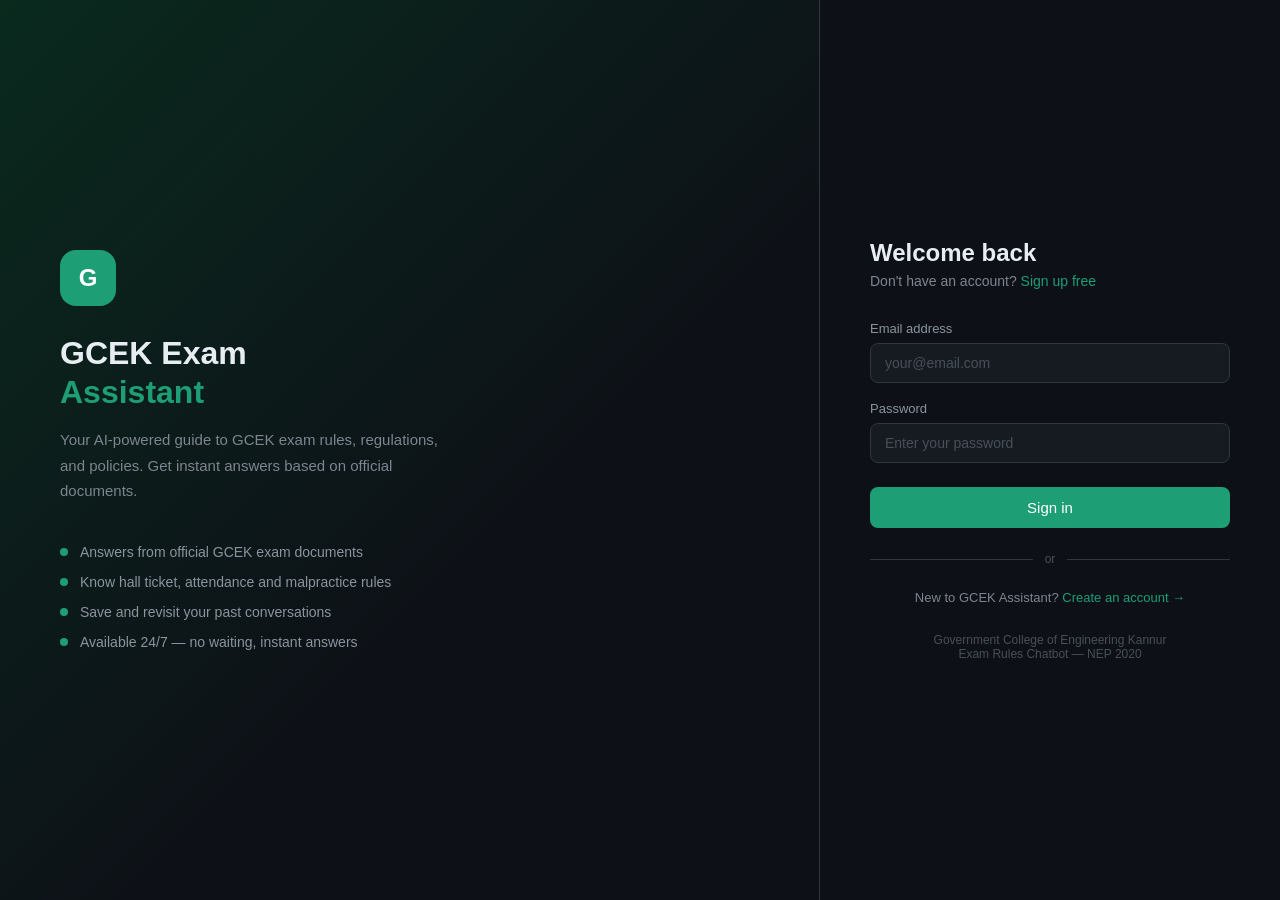
<file: Frontend/index.html>
<!DOCTYPE html>
<html lang="en">
<head>
  <meta charset="UTF-8"/>
  <meta name="viewport" content="width=device-width, initial-scale=1.0"/>
  <title>GCEK Exam Assistant</title>
  <link rel="stylesheet" href="style.css"/>
</head>
<body>

<div class="app">

  <!-- Sidebar -->
  <div class="sidebar">
    <div class="sidebar-header">
      <div class="logo">
        <div class="logo-icon">G</div>
        <div>
          <div class="logo-title">GCEK Assistant</div>
          <div class="logo-sub">Exam Rules Chatbot</div>
        </div>
      </div>
    </div>

    <button class="new-chat-btn" onclick="newChat()">+ New Chat</button>

    <div class="sidebar-section-label">Recent Chats</div>
    <div class="session-list" id="sessionList">
      <div style="font-size:12px;color:#484f58;padding:8px 10px;">No chats yet</div>
    </div>

    <div class="sidebar-section-label" style="margin-top:auto;">Suggested</div>
    <div class="suggestions-list">
      <div class="suggestion-item" onclick="askSuggestion('What is the minimum attendance required?')">Minimum attendance?</div>
      <div class="suggestion-item" onclick="askSuggestion('What are the malpractice rules?')">Malpractice rules</div>
      <div class="suggestion-item" onclick="askSuggestion('What is ESE?')">What is ESE?</div>
      <div class="suggestion-item" onclick="askSuggestion('What are the grace marks rules?')">Grace marks rules</div>
      <div class="suggestion-item" onclick="askSuggestion('What is an open elective subject?')">Open elective</div>
    </div>

    <div class="sidebar-footer">
      <div class="user-row">
        <div class="user-avatar" id="userAvatar">S</div>
        <div class="user-info">
          <div class="user-name" id="userName">Student</div>
          <div class="user-email" id="userEmail"></div>
        </div>
        <button class="logout-btn" onclick="logout()" title="Logout">↩</button>
      </div>
    </div>
  </div>

  <!-- Main chat area -->
  <div class="main">

    <!-- Top bar -->
    <div class="topbar">
      <div class="topbar-left">
        <div class="topbar-title">GCEK Exam Rules Assistant</div>
        <div class="topbar-sub">Powered by RAG + Llama 3.3 · 723 chunks indexed</div>
      </div>
      <div class="status-badge">
        <div class="status-dot"></div>
        Online
      </div>
    </div>

    <!-- Messages -->
    <div class="messages" id="messages">
      <div class="msg bot">
        <div class="avatar avatar-bot">G</div>
        <div class="bubble-wrap">
          <div class="bubble bubble-bot">
            Hello! I'm the GCEK Exam Assistant.<br><br>
            Ask me anything about exam rules, hall tickets, attendance, malpractice regulations, or grading policies — I'll find the answer from the official GCEK documents!
          </div>
        </div>
      </div>
    </div>

    <!-- Input area -->
    <div class="input-area">
      <div class="chips" id="chips">
        <div class="chip" onclick="askSuggestion('What is the minimum attendance required?')">Attendance rules</div>
        <div class="chip" onclick="askSuggestion('What are the malpractice rules?')">Malpractice</div>
        <div class="chip" onclick="askSuggestion('What is ESE?')">What is ESE?</div>
        <div class="chip" onclick="askSuggestion('What are the grace marks rules?')">Grace marks</div>
      </div>
      <div class="input-row">
        <input
          type="text"
          id="userInput"
          placeholder="Ask about exam rules, schedules, hall tickets..."
          onkeydown="if(event.key==='Enter') sendMessage()"
          autocomplete="off"
        />
        <button class="mic-btn" onclick="toggleVoice()" id="micBtn" title="Speak your question">
          <svg width="14" height="14" viewBox="0 0 24 24" fill="none" xmlns="http://www.w3.org/2000/svg">
            <path d="M12 1a3 3 0 0 0-3 3v8a3 3 0 0 0 6 0V4a3 3 0 0 0-3-3z" stroke="currentColor" stroke-width="2" stroke-linejoin="round"/>
            <path d="M19 10v2a7 7 0 0 1-14 0v-2" stroke="currentColor" stroke-width="2" stroke-linecap="round"/>
            <line x1="12" y1="19" x2="12" y2="23" stroke="currentColor" stroke-width="2" stroke-linecap="round"/>
            <line x1="8" y1="23" x2="16" y2="23" stroke="currentColor" stroke-width="2" stroke-linecap="round"/>
          </svg>
        </button>
        <button class="send-btn" onclick="sendMessage()" id="sendBtn">
          <svg width="16" height="16" viewBox="0 0 24 24" fill="none">
            <path d="M22 2L11 13M22 2L15 22L11 13M22 2L2 9L11 13" stroke="white" stroke-width="2.5" stroke-linecap="round" stroke-linejoin="round"/>
          </svg>
        </button>
      </div>
    </div>

  </div>
</div>

<script src="app.js"></script>
</body>
</html>
</file>
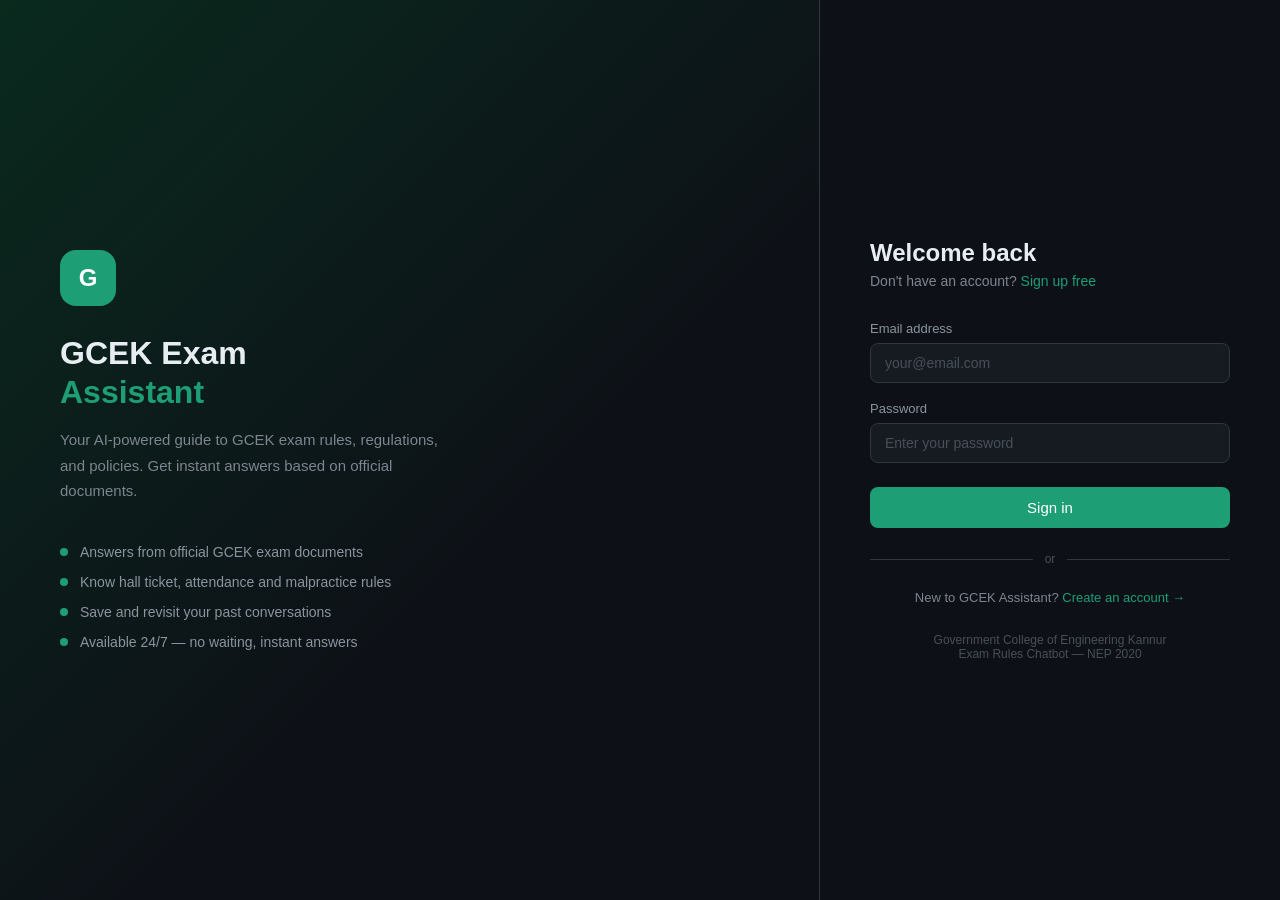
<file: Frontend/login.html>
<!DOCTYPE html>
<html lang="en">
<head>
  <meta charset="UTF-8"/>
  <meta name="viewport" content="width=device-width, initial-scale=1.0"/>
  <title>GCEK Exam Assistant — Login</title>
  <style>
    * { box-sizing: border-box; margin: 0; padding: 0; }

    body {
      font-family: -apple-system, BlinkMacSystemFont, 'Segoe UI', sans-serif;
      background: #0d1117;
      min-height: 100vh;
      display: flex;
      align-items: center;
      justify-content: center;
    }

    .page {
      display: flex;
      width: 100%;
      min-height: 100vh;
    }

    /* Left panel — branding */
    .left {
      flex: 1;
      background: linear-gradient(135deg, #0a2a1e 0%, #0d1117 60%);
      display: flex;
      flex-direction: column;
      justify-content: center;
      padding: 60px;
      border-right: 1px solid #30363d;
    }

    .brand-icon {
      width: 56px;
      height: 56px;
      background: #1D9E75;
      border-radius: 16px;
      display: flex;
      align-items: center;
      justify-content: center;
      font-size: 24px;
      font-weight: 700;
      color: white;
      margin-bottom: 28px;
    }

    .brand-title {
      font-size: 32px;
      font-weight: 600;
      color: #e6edf3;
      line-height: 1.2;
      margin-bottom: 16px;
    }

    .brand-title span { color: #1D9E75; }

    .brand-desc {
      font-size: 15px;
      color: #7d8590;
      line-height: 1.7;
      max-width: 380px;
      margin-bottom: 40px;
    }

    .features { display: flex; flex-direction: column; gap: 14px; }

    .feature {
      display: flex;
      align-items: center;
      gap: 12px;
      color: #8b949e;
      font-size: 14px;
    }

    .feature-dot {
      width: 8px;
      height: 8px;
      border-radius: 50%;
      background: #1D9E75;
      flex-shrink: 0;
    }

    /* Right panel — form */
    .right {
      width: 460px;
      display: flex;
      flex-direction: column;
      justify-content: center;
      padding: 60px 50px;
      background: #0d1117;
    }

    .form-title {
      font-size: 24px;
      font-weight: 600;
      color: #e6edf3;
      margin-bottom: 6px;
    }

    .form-sub {
      font-size: 14px;
      color: #7d8590;
      margin-bottom: 32px;
    }

    .form-sub a {
      color: #1D9E75;
      text-decoration: none;
    }

    .form-sub a:hover { text-decoration: underline; }

    .field { margin-bottom: 18px; }

    .field label {
      display: block;
      font-size: 13px;
      font-weight: 500;
      color: #8b949e;
      margin-bottom: 7px;
    }

    .field input {
      width: 100%;
      padding: 11px 14px;
      background: #161b22;
      border: 1px solid #30363d;
      border-radius: 8px;
      color: #e6edf3;
      font-size: 14px;
      font-family: inherit;
      outline: none;
      transition: border-color .2s;
    }

    .field input:focus { border-color: #1D9E75; }
    .field input::placeholder { color: #484f58; }

    .submit-btn {
      width: 100%;
      padding: 12px;
      background: #1D9E75;
      color: white;
      border: none;
      border-radius: 8px;
      font-size: 15px;
      font-weight: 500;
      cursor: pointer;
      transition: background .2s, transform .1s;
      margin-top: 6px;
      font-family: inherit;
    }

    .submit-btn:hover { background: #0F6E56; }
    .submit-btn:active { transform: scale(0.98); }
    .submit-btn:disabled { background: #30363d; cursor: not-allowed; }

    .error-box {
      background: rgba(226,75,74,0.1);
      border: 1px solid rgba(226,75,74,0.3);
      border-radius: 8px;
      padding: 10px 14px;
      color: #f85149;
      font-size: 13px;
      margin-bottom: 16px;
      display: none;
    }

    .divider {
      display: flex;
      align-items: center;
      gap: 12px;
      margin: 24px 0;
      color: #484f58;
      font-size: 12px;
    }

    .divider::before, .divider::after {
      content: '';
      flex: 1;
      height: 1px;
      background: #30363d;
    }

    .footer-note {
      font-size: 12px;
      color: #484f58;
      text-align: center;
      margin-top: 28px;
    }

    @media (max-width: 768px) {
      .left { display: none; }
      .right { width: 100%; padding: 40px 24px; }
    }
  </style>
</head>
<body>
<div class="page">

  <!-- Left branding panel -->
  <div class="left">
    <div class="brand-icon">G</div>
    <div class="brand-title">GCEK Exam<br><span>Assistant</span></div>
    <div class="brand-desc">
      Your AI-powered guide to GCEK exam rules, regulations, and policies. Get instant answers based on official documents.
    </div>
    <div class="features">
      <div class="feature"><div class="feature-dot"></div>Answers from official GCEK exam documents</div>
      <div class="feature"><div class="feature-dot"></div>Know hall ticket, attendance and malpractice rules</div>
      <div class="feature"><div class="feature-dot"></div>Save and revisit your past conversations</div>
      <div class="feature"><div class="feature-dot"></div>Available 24/7 — no waiting, instant answers</div>
    </div>
  </div>

  <!-- Right form panel -->
  <div class="right">
    <div class="form-title">Welcome back</div>
    <div class="form-sub">
      Don't have an account? <a href="signup.html">Sign up free</a>
    </div>

    <div class="error-box" id="errorBox"></div>

    <div class="field">
      <label>Email address</label>
      <input type="email" id="email" placeholder="your@email.com" />
    </div>

    <div class="field">
      <label>Password</label>
      <input type="password" id="password" placeholder="Enter your password"
             onkeydown="if(event.key==='Enter') login()" />
    </div>

    <button class="submit-btn" id="loginBtn" onclick="login()">Sign in</button>

    <div class="divider">or</div>

    <div style="text-align:center; font-size:13px; color:#7d8590;">
      New to GCEK Assistant? <a href="signup.html" style="color:#1D9E75;text-decoration:none;">Create an account →</a>
    </div>

    <div class="footer-note">
      Government College of Engineering Kannur<br>
      Exam Rules Chatbot — NEP 2020
    </div>
  </div>

</div>

<script>
const API = "http://localhost:8000";

async function login() {
  const email    = document.getElementById("email").value.trim();
  const password = document.getElementById("password").value;
  const btn      = document.getElementById("loginBtn");
  const errorBox = document.getElementById("errorBox");

  errorBox.style.display = "none";

  if (!email || !password) {
    showError("Please enter your email and password.");
    return;
  }

  btn.disabled = true;
  btn.textContent = "Signing in...";

  try {
    const res = await fetch(`${API}/login`, {
      method: "POST",
      headers: { "Content-Type": "application/json" },
      body: JSON.stringify({ email, password })
    });

    const data = await res.json();

    if (!res.ok) {
      showError(data.detail || "Login failed. Please try again.");
      return;
    }

    // Save token and user info
    localStorage.setItem("token", data.token);
    localStorage.setItem("name",  data.name);
    localStorage.setItem("email", data.email);

    // Redirect to chat
    window.location.href = "index.html";

  } catch (err) {
    showError("Cannot connect to server. Make sure the API is running.");
  } finally {
    btn.disabled = false;
    btn.textContent = "Sign in";
  }
}

function showError(msg) {
  const box = document.getElementById("errorBox");
  box.textContent = msg;
  box.style.display = "block";
}

// If already logged in, skip to chat
if (localStorage.getItem("token")) {
  window.location.href = "index.html";
}
</script>
</body>
</html>
</file>
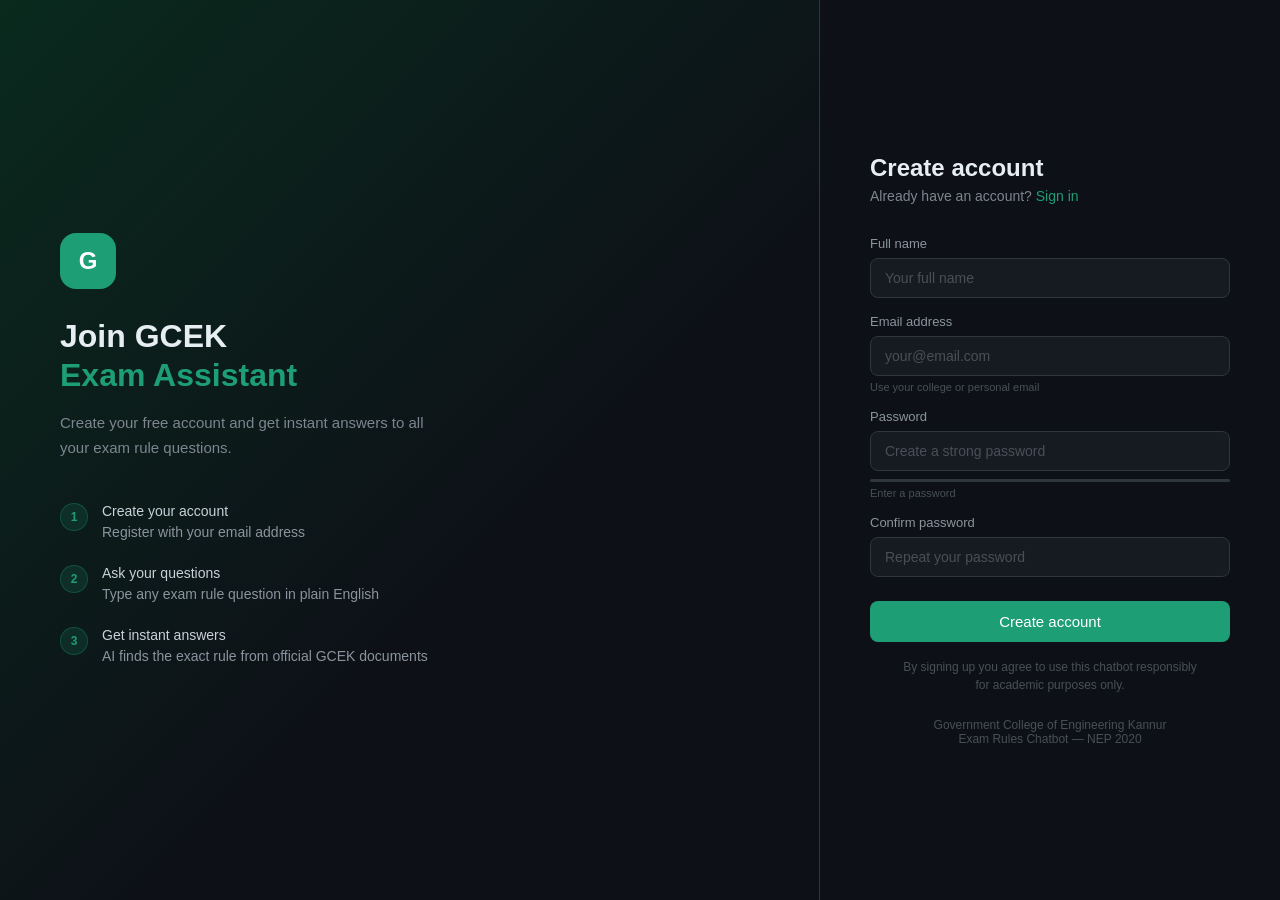
<file: Frontend/signup.html>
<!DOCTYPE html>
<html lang="en">
<head>
  <meta charset="UTF-8"/>
  <meta name="viewport" content="width=device-width, initial-scale=1.0"/>
  <title>GCEK Exam Assistant — Sign Up</title>
  <style>
    * { box-sizing: border-box; margin: 0; padding: 0; }

    body {
      font-family: -apple-system, BlinkMacSystemFont, 'Segoe UI', sans-serif;
      background: #0d1117;
      min-height: 100vh;
      display: flex;
      align-items: center;
      justify-content: center;
    }

    .page {
      display: flex;
      width: 100%;
      min-height: 100vh;
    }

    .left {
      flex: 1;
      background: linear-gradient(135deg, #0a2a1e 0%, #0d1117 60%);
      display: flex;
      flex-direction: column;
      justify-content: center;
      padding: 60px;
      border-right: 1px solid #30363d;
    }

    .brand-icon {
      width: 56px;
      height: 56px;
      background: #1D9E75;
      border-radius: 16px;
      display: flex;
      align-items: center;
      justify-content: center;
      font-size: 24px;
      font-weight: 700;
      color: white;
      margin-bottom: 28px;
    }

    .brand-title {
      font-size: 32px;
      font-weight: 600;
      color: #e6edf3;
      line-height: 1.2;
      margin-bottom: 16px;
    }

    .brand-title span { color: #1D9E75; }

    .brand-desc {
      font-size: 15px;
      color: #7d8590;
      line-height: 1.7;
      max-width: 380px;
      margin-bottom: 40px;
    }

    .steps { display: flex; flex-direction: column; gap: 20px; }

    .step {
      display: flex;
      align-items: flex-start;
      gap: 14px;
    }

    .step-num {
      width: 28px;
      height: 28px;
      border-radius: 50%;
      background: rgba(29,158,117,0.15);
      border: 1px solid rgba(29,158,117,0.3);
      color: #1D9E75;
      font-size: 12px;
      font-weight: 600;
      display: flex;
      align-items: center;
      justify-content: center;
      flex-shrink: 0;
      margin-top: 2px;
    }

    .step-text { font-size: 14px; color: #8b949e; line-height: 1.5; }
    .step-text strong { color: #c9d1d9; font-weight: 500; }

    .right {
      width: 460px;
      display: flex;
      flex-direction: column;
      justify-content: center;
      padding: 60px 50px;
      background: #0d1117;
    }

    .form-title {
      font-size: 24px;
      font-weight: 600;
      color: #e6edf3;
      margin-bottom: 6px;
    }

    .form-sub {
      font-size: 14px;
      color: #7d8590;
      margin-bottom: 32px;
    }

    .form-sub a { color: #1D9E75; text-decoration: none; }
    .form-sub a:hover { text-decoration: underline; }

    .field { margin-bottom: 16px; }

    .field label {
      display: block;
      font-size: 13px;
      font-weight: 500;
      color: #8b949e;
      margin-bottom: 7px;
    }

    .field input {
      width: 100%;
      padding: 11px 14px;
      background: #161b22;
      border: 1px solid #30363d;
      border-radius: 8px;
      color: #e6edf3;
      font-size: 14px;
      font-family: inherit;
      outline: none;
      transition: border-color .2s;
    }

    .field input:focus { border-color: #1D9E75; }
    .field input::placeholder { color: #484f58; }

    .field .hint {
      font-size: 11px;
      color: #484f58;
      margin-top: 5px;
    }

    .strength-bar {
      height: 3px;
      border-radius: 2px;
      background: #30363d;
      margin-top: 8px;
      overflow: hidden;
    }

    .strength-fill {
      height: 100%;
      border-radius: 2px;
      width: 0%;
      transition: width .3s, background .3s;
    }

    .submit-btn {
      width: 100%;
      padding: 12px;
      background: #1D9E75;
      color: white;
      border: none;
      border-radius: 8px;
      font-size: 15px;
      font-weight: 500;
      cursor: pointer;
      transition: background .2s, transform .1s;
      margin-top: 8px;
      font-family: inherit;
    }

    .submit-btn:hover { background: #0F6E56; }
    .submit-btn:active { transform: scale(0.98); }
    .submit-btn:disabled { background: #30363d; cursor: not-allowed; }

    .error-box {
      background: rgba(226,75,74,0.1);
      border: 1px solid rgba(226,75,74,0.3);
      border-radius: 8px;
      padding: 10px 14px;
      color: #f85149;
      font-size: 13px;
      margin-bottom: 16px;
      display: none;
    }

    .success-box {
      background: rgba(29,158,117,0.1);
      border: 1px solid rgba(29,158,117,0.3);
      border-radius: 8px;
      padding: 10px 14px;
      color: #1D9E75;
      font-size: 13px;
      margin-bottom: 16px;
      display: none;
    }

    .terms {
      font-size: 12px;
      color: #484f58;
      text-align: center;
      margin-top: 16px;
      line-height: 1.5;
    }

    .footer-note {
      font-size: 12px;
      color: #484f58;
      text-align: center;
      margin-top: 24px;
    }

    @media (max-width: 768px) {
      .left { display: none; }
      .right { width: 100%; padding: 40px 24px; }
    }
  </style>
</head>
<body>
<div class="page">

  <!-- Left branding panel -->
  <div class="left">
    <div class="brand-icon">G</div>
    <div class="brand-title">Join GCEK<br><span>Exam Assistant</span></div>
    <div class="brand-desc">
      Create your free account and get instant answers to all your exam rule questions.
    </div>
    <div class="steps">
      <div class="step">
        <div class="step-num">1</div>
        <div class="step-text"><strong>Create your account</strong><br>Register with your email address</div>
      </div>
      <div class="step">
        <div class="step-num">2</div>
        <div class="step-text"><strong>Ask your questions</strong><br>Type any exam rule question in plain English</div>
      </div>
      <div class="step">
        <div class="step-num">3</div>
        <div class="step-text"><strong>Get instant answers</strong><br>AI finds the exact rule from official GCEK documents</div>
      </div>
    </div>
  </div>

  <!-- Right form panel -->
  <div class="right">
    <div class="form-title">Create account</div>
    <div class="form-sub">
      Already have an account? <a href="login.html">Sign in</a>
    </div>

    <div class="error-box"   id="errorBox"></div>
    <div class="success-box" id="successBox"></div>

    <div class="field">
      <label>Full name</label>
      <input type="text" id="name" placeholder="Your full name" />
    </div>

    <div class="field">
      <label>Email address</label>
      <input type="email" id="email" placeholder="your@email.com" />
      <div class="hint">Use your college or personal email</div>
    </div>

    <div class="field">
      <label>Password</label>
      <input type="password" id="password" placeholder="Create a strong password"
             oninput="checkStrength(this.value)" />
      <div class="strength-bar">
        <div class="strength-fill" id="strengthFill"></div>
      </div>
      <div class="hint" id="strengthLabel">Enter a password</div>
    </div>

    <div class="field">
      <label>Confirm password</label>
      <input type="password" id="confirm" placeholder="Repeat your password"
             onkeydown="if(event.key==='Enter') signup()" />
    </div>

    <button class="submit-btn" id="signupBtn" onclick="signup()">Create account</button>

    <div class="terms">
      By signing up you agree to use this chatbot responsibly<br>for academic purposes only.
    </div>

    <div class="footer-note">
      Government College of Engineering Kannur<br>
      Exam Rules Chatbot — NEP 2020
    </div>
  </div>

</div>

<script>
const API = "http://localhost:8000";

function checkStrength(pw) {
  const fill  = document.getElementById("strengthFill");
  const label = document.getElementById("strengthLabel");
  let score = 0;
  if (pw.length >= 6)  score++;
  if (pw.length >= 10) score++;
  if (/[A-Z]/.test(pw)) score++;
  if (/[0-9]/.test(pw)) score++;
  if (/[^A-Za-z0-9]/.test(pw)) score++;

  const levels = [
    { pct: "0%",   color: "#30363d", text: "Enter a password" },
    { pct: "25%",  color: "#f85149", text: "Weak" },
    { pct: "50%",  color: "#e3b341", text: "Fair" },
    { pct: "75%",  color: "#1D9E75", text: "Good" },
    { pct: "100%", color: "#1D9E75", text: "Strong" },
  ];
  const lvl = levels[Math.min(score, 4)];
  fill.style.width      = lvl.pct;
  fill.style.background = lvl.color;
  label.textContent     = lvl.text;
}

async function signup() {
  const name     = document.getElementById("name").value.trim();
  const email    = document.getElementById("email").value.trim();
  const password = document.getElementById("password").value;
  const confirm  = document.getElementById("confirm").value;
  const btn      = document.getElementById("signupBtn");

  document.getElementById("errorBox").style.display   = "none";
  document.getElementById("successBox").style.display = "none";

  if (!name || !email || !password || !confirm) {
    showError("Please fill in all fields.");
    return;
  }
  if (password !== confirm) {
    showError("Passwords do not match.");
    return;
  }
  if (password.length < 6) {
    showError("Password must be at least 6 characters.");
    return;
  }

  btn.disabled = true;
  btn.textContent = "Creating account...";

  try {
    const res = await fetch(`${API}/signup`, {
      method: "POST",
      headers: { "Content-Type": "application/json" },
      body: JSON.stringify({ name, email, password })
    });

    const data = await res.json();

    if (!res.ok) {
      showError(data.detail || "Signup failed. Please try again.");
      return;
    }

    // Save token and redirect
    localStorage.setItem("token", data.token);
    localStorage.setItem("name",  data.name);
    localStorage.setItem("email", data.email);

    document.getElementById("successBox").textContent = "Account created! Redirecting...";
    document.getElementById("successBox").style.display = "block";

    setTimeout(() => window.location.href = "index.html", 1000);

  } catch (err) {
    showError("Cannot connect to server. Make sure the API is running.");
  } finally {
    btn.disabled = false;
    btn.textContent = "Create account";
  }
}

function showError(msg) {
  const box = document.getElementById("errorBox");
  box.textContent = msg;
  box.style.display = "block";
}

if (localStorage.getItem("token")) {
  window.location.href = "index.html";
}
</script>
</body>
</html>
</file>
<file: Frontend/style.css>
* { box-sizing: border-box; margin: 0; padding: 0; }

body {
  font-family: -apple-system, BlinkMacSystemFont, 'Segoe UI', sans-serif;
  background: #0d1117;
  height: 100vh;
  overflow: hidden;
}

.app {
  display: flex;
  height: 100vh;
}

/* ── Sidebar ─────────────────────────────────────────────────────────────── */
.sidebar {
  width: 240px;
  background: #161b22;
  border-right: 1px solid #30363d;
  display: flex;
  flex-direction: column;
  flex-shrink: 0;
}

.sidebar-header {
  padding: 16px;
  border-bottom: 1px solid #30363d;
}

.logo { display: flex; align-items: center; gap: 10px; }

.logo-icon {
  width: 34px; height: 34px;
  border-radius: 10px;
  background: #1D9E75;
  color: white;
  font-size: 15px; font-weight: 700;
  display: flex; align-items: center; justify-content: center;
  flex-shrink: 0;
}

.logo-title { color: #e6edf3; font-size: 13px; font-weight: 600; }
.logo-sub   { color: #7d8590; font-size: 10px; margin-top: 1px; }

.new-chat-btn {
  margin: 10px;
  padding: 8px 14px;
  background: #1D9E75;
  color: white; border: none;
  border-radius: 8px;
  font-size: 12px; font-weight: 500;
  cursor: pointer;
  transition: background .2s;
  width: calc(100% - 20px);
  font-family: inherit;
}
.new-chat-btn:hover { background: #0F6E56; }

.sidebar-section-label {
  padding: 8px 14px 5px;
  font-size: 10px; font-weight: 600;
  color: #484f58;
  text-transform: uppercase;
  letter-spacing: .07em;
}

.session-list {
  overflow-y: auto;
  max-height: 180px;
  padding: 4px 8px;
}
.session-list::-webkit-scrollbar { width: 3px; }
.session-list::-webkit-scrollbar-thumb { background: #30363d; border-radius: 2px; }

.session-item {
  display: flex; align-items: center; justify-content: space-between;
  padding: 7px 10px;
  border-radius: 6px; cursor: pointer;
  margin-bottom: 2px;
  border-left: 2px solid transparent;
  transition: all .15s;
}
.session-item:hover { background: #21262d; }
.session-item.active { background: #21262d; border-left-color: #1D9E75; }

.session-title {
  color: #8b949e; font-size: 12px;
  white-space: nowrap; overflow: hidden; text-overflow: ellipsis;
  flex: 1;
}
.session-item.active .session-title { color: #e6edf3; }

.session-actions { flex-shrink: 0; margin-left: 6px; }

.del-btn {
  color: #484f58; font-size: 11px;
  cursor: pointer; padding: 2px 4px;
  border-radius: 3px; opacity: 0;
  transition: opacity .15s;
}
.session-item:hover .del-btn { opacity: 1; }
.del-btn:hover { color: #f85149; background: rgba(248,81,73,0.1); }

.suggestions-list { overflow-y: auto; padding: 4px 8px; flex: 1; }

.suggestion-item {
  padding: 8px 10px; border-radius: 6px; cursor: pointer;
  color: #7d8590; font-size: 12px; margin-bottom: 2px;
  transition: all .15s;
  border-left: 2px solid transparent;
}
.suggestion-item:hover {
  background: #21262d; color: #e6edf3;
  border-left-color: #1D9E75;
}

.sidebar-footer { padding: 10px; border-top: 1px solid #30363d; margin-top: auto; }

.user-row {
  display: flex; align-items: center; gap: 8px;
  padding: 6px 8px; border-radius: 8px;
  background: #21262d;
}

.user-avatar {
  width: 28px; height: 28px; border-radius: 50%;
  background: #534AB7; color: white;
  font-size: 12px; font-weight: 600;
  display: flex; align-items: center; justify-content: center;
  flex-shrink: 0;
}

.user-info { flex: 1; min-width: 0; }
.user-name  { color: #e6edf3; font-size: 12px; font-weight: 500; white-space: nowrap; overflow: hidden; text-overflow: ellipsis; }
.user-email { color: #484f58; font-size: 10px; white-space: nowrap; overflow: hidden; text-overflow: ellipsis; }

.logout-btn {
  background: none; border: none;
  color: #484f58; cursor: pointer;
  font-size: 14px; padding: 2px 4px;
  border-radius: 4px; transition: color .15s; flex-shrink: 0;
}
.logout-btn:hover { color: #f85149; }

/* ── Main area ───────────────────────────────────────────────────────────── */
.main { flex: 1; display: flex; flex-direction: column; min-width: 0; }

.topbar {
  padding: 12px 20px;
  border-bottom: 1px solid #30363d;
  display: flex; align-items: center; justify-content: space-between;
  background: #161b22; flex-shrink: 0;
}

.topbar-title { color: #e6edf3; font-size: 14px; font-weight: 600; }
.topbar-sub   { color: #7d8590; font-size: 11px; margin-top: 2px; }

.status-badge {
  display: flex; align-items: center; gap: 6px;
  color: #1D9E75; font-size: 12px; font-weight: 500;
  background: rgba(29,158,117,0.1);
  border: 1px solid rgba(29,158,117,0.25);
  border-radius: 999px; padding: 4px 12px;
}

.status-dot {
  width: 6px; height: 6px; border-radius: 50%;
  background: #1D9E75; animation: pulse 2s infinite;
}

@keyframes pulse {
  0%, 100% { opacity: 1; }
  50%       { opacity: 0.4; }
}

/* ── Messages ────────────────────────────────────────────────────────────── */
.messages {
  flex: 1; overflow-y: auto;
  padding: 20px;
  display: flex; flex-direction: column; gap: 18px;
}
.messages::-webkit-scrollbar { width: 4px; }
.messages::-webkit-scrollbar-thumb { background: #30363d; border-radius: 2px; }

.msg { display: flex; gap: 10px; align-items: flex-start; }
.msg.user { flex-direction: row-reverse; }

.avatar {
  width: 30px; height: 30px; border-radius: 50%;
  display: flex; align-items: center; justify-content: center;
  font-size: 12px; font-weight: 600; flex-shrink: 0;
}
.avatar-bot  { background: #1D9E75; color: white; }
.avatar-user { background: #534AB7; color: white; }

.bubble-wrap { max-width: 72%; display: flex; flex-direction: column; gap: 5px; }
.msg.user .bubble-wrap { align-items: flex-end; }

.bubble { padding: 11px 15px; border-radius: 14px; font-size: 13.5px; line-height: 1.65; }
.bubble-bot  { background: #21262d; color: #e6edf3; border-radius: 4px 14px 14px 14px; border: 1px solid #30363d; }
.bubble-user { background: #1D9E75; color: white; border-radius: 14px 4px 14px 14px; }

.source-badge {
  background: rgba(29,158,117,0.1);
  border: 1px solid rgba(29,158,117,0.25);
  border-radius: 5px; padding: 3px 9px;
  font-size: 10.5px; color: #9FE1CB;
  margin-right: 4px; display: inline-block; margin-top: 2px;
}

.feedback-row { display: flex; align-items: center; gap: 6px; margin-top: 4px; }

.fb-btn {
  background: none; border: 1px solid #30363d;
  border-radius: 6px; padding: 2px 8px;
  cursor: pointer; font-size: 13px; transition: all .15s;
}
.fb-btn:hover { background: #21262d; border-color: #484f58; }

.typing-bubble {
  background: #21262d; border: 1px solid #30363d;
  border-radius: 4px 14px 14px 14px;
  padding: 14px 18px; display: flex; gap: 5px; align-items: center;
}
.typing-bubble span {
  width: 7px; height: 7px; background: #7d8590;
  border-radius: 50%; animation: bounce 1.2s infinite;
}
.typing-bubble span:nth-child(2) { animation-delay: .2s; }
.typing-bubble span:nth-child(3) { animation-delay: .4s; }

@keyframes bounce {
  0%, 60%, 100% { transform: translateY(0); }
  30%            { transform: translateY(-6px); }
}

/* ── Input area ──────────────────────────────────────────────────────────── */
.input-area {
  padding: 10px 20px 16px;
  border-top: 1px solid #30363d;
  background: #0d1117; flex-shrink: 0;
}

.chips { display: flex; gap: 6px; margin-bottom: 10px; flex-wrap: wrap; }

.chip {
  padding: 4px 12px;
  background: #21262d; border: 1px solid #30363d;
  border-radius: 999px; color: #8b949e;
  font-size: 12px; cursor: pointer; transition: all .15s; white-space: nowrap;
}
.chip:hover { border-color: #1D9E75; color: #9FE1CB; background: rgba(29,158,117,0.08); }

.input-row {
  display: flex; gap: 8px; align-items: center;
  background: #21262d; border: 1px solid #30363d;
  border-radius: 12px; padding: 8px 12px;
  transition: border-color .2s;
}
.input-row:focus-within { border-color: #1D9E75; }

.input-row input {
  flex: 1; background: none; border: none;
  outline: none; color: #e6edf3;
  font-size: 14px; font-family: inherit;
}
.input-row input::placeholder { color: #484f58; }

/* ── Mic button ──────────────────────────────────────────────────────────── */
.mic-btn {
  width: 32px; height: 32px;
  background: #21262d;
  border: 1px solid #30363d;
  border-radius: 8px; cursor: pointer;
  display: flex; align-items: center; justify-content: center;
  flex-shrink: 0; color: #7d8590;
  transition: all .2s;
}
.mic-btn:hover { border-color: #1D9E75; color: #1D9E75; background: rgba(29,158,117,0.08); }
.mic-btn.listening {
  border-color: #f85149 !important;
  color: #f85149 !important;
  background: rgba(248,81,73,0.12) !important;
  animation: mic-pulse 1s infinite;
}

@keyframes mic-pulse {
  0%, 100% { box-shadow: 0 0 0 0 rgba(248,81,73,0.5); }
  50%       { box-shadow: 0 0 0 5px rgba(248,81,73,0); }
}

/* ── Send button ─────────────────────────────────────────────────────────── */
.send-btn {
  width: 32px; height: 32px;
  background: #1D9E75; border: none;
  border-radius: 8px; cursor: pointer;
  display: flex; align-items: center; justify-content: center;
  flex-shrink: 0; transition: background .2s, transform .1s;
}
.send-btn:hover  { background: #0F6E56; }
.send-btn:active { transform: scale(0.95); }
.send-btn:disabled { background: #30363d; cursor: not-allowed; }

/* ── Responsive ──────────────────────────────────────────────────────────── */
@media (max-width: 640px) {
  .sidebar { display: none; }
  .bubble-wrap { max-width: 88%; }
}
</file>
